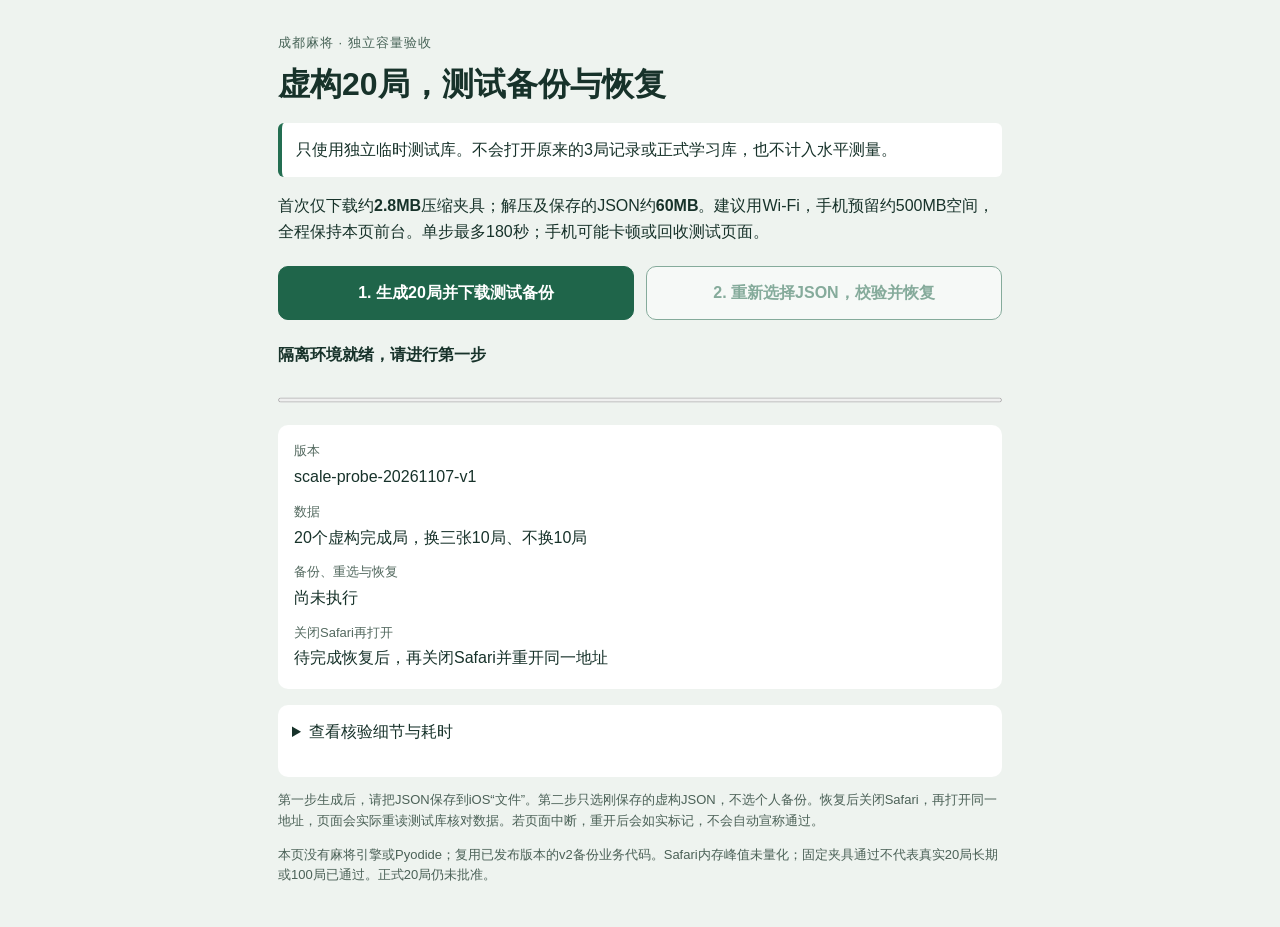
<file: scale-probe-20261107-01/index.html>
<!doctype html>
<html lang="zh-CN"><head><meta charset="utf-8">
<meta name="viewport" content="width=device-width,initial-scale=1,viewport-fit=cover">
<meta http-equiv="Content-Security-Policy" content="default-src 'none'; script-src 'self'; style-src 'self'; connect-src 'self'; img-src 'self'; object-src 'none'; base-uri 'none'; form-action 'none'; worker-src 'none'">
<title>iPhone 20局等量容量验收</title><link rel="stylesheet" href="./probe.css">
<script src="./isolation.js" integrity="sha256-v5DJwNeT1Ro8+t+3TGWNk529qShG1oLRgidzPyXsj5I="></script>
<script src="./study-backup-core.js" integrity="sha256-rGcndFFVfcQTnGeFJW2Z1jK24oMhWS7AWjaxcR9of88="></script>
<script defer src="./probe.js" integrity="sha256-8y2Mx5n93BObf4wPNfhp8UzbKY2IypNyunEhSsRApKA="></script>
</head><body><main>
<p class="eyebrow">成都麻将 · 独立容量验收</p>
<h1>虚构20局，测试备份与恢复</h1>
<p class="notice">只使用独立临时测试库。不会打开原来的3局记录或正式学习库，也不计入水平测量。</p>
<p>首次仅下载约<strong>2.8MB</strong>压缩夹具；解压及保存的JSON约<strong>60MB</strong>。建议用Wi-Fi，手机预留约500MB空间，全程保持本页前台。单步最多180秒；手机可能卡顿或回收测试页面。</p>
<div class="actions">
<button id="generate" disabled>1. 生成20局并下载测试备份</button>
<label class="file-action" id="chooseLabel" for="file" aria-disabled="true">2. 重新选择JSON，校验并恢复</label>
<input id="file" type="file" accept=".json,application/json" disabled aria-label="重新选择刚保存的20局测试JSON">
<a id="download" hidden download="mahjong-synthetic-20-capacity.json">下载虚构备份</a>
</div>
<p id="status" role="status" aria-live="polite">正在检查隔离环境……</p>
<progress id="progress" max="1" value="0" aria-label="当前验收进度"></progress>
<p id="error" role="alert" hidden></p>
<dl id="summary">
<dt>版本</dt><dd>scale-probe-20261107-v1</dd>
<dt>数据</dt><dd>20个虚构完成局，换三张10局、不换10局</dd>
<dt>备份、重选与恢复</dt><dd id="stateSummary">尚未执行</dd>
<dt>关闭Safari再打开</dt><dd id="reopenSummary">待完成恢复后，再关闭Safari并重开同一地址</dd>
</dl>
<details><summary>查看核验细节与耗时</summary><pre id="details">尚无结果</pre></details>
<p class="footnote">第一步生成后，请把JSON保存到iOS“文件”。第二步只选刚保存的虚构JSON，不选个人备份。恢复后关闭Safari，再打开同一地址，页面会实际重读测试库核对数据。若页面中断，重开后会如实标记，不会自动宣称通过。</p>
<p class="footnote">本页没有麻将引擎或Pyodide；复用已发布版本的v2备份业务代码。Safari内存峰值未量化；固定夹具通过不代表真实20局长期或100局已通过。正式20局仍未批准。</p>
</main></body></html>
</file>
<file: scale-probe-20261107-01/probe.css>
*{box-sizing:border-box}html{color-scheme:light}body{margin:0;background:#eef3ef;color:#17322a;font-family:-apple-system,BlinkMacSystemFont,"Segoe UI",sans-serif;font-size:16px;line-height:1.6}main{max-width:760px;margin:auto;padding:max(20px,env(safe-area-inset-top)) max(18px,env(safe-area-inset-right)) max(28px,env(safe-area-inset-bottom)) max(18px,env(safe-area-inset-left))}.eyebrow{font-size:13px;color:#486458;letter-spacing:1px;margin-bottom:5px}h1{font-size:27px;line-height:1.3;margin:10px 0 18px}.notice{background:#fff;border-left:4px solid #236e51;padding:14px;border-radius:6px}.actions{display:grid;gap:12px;margin:22px 0}button,.file-action{font:inherit;font-weight:600;display:flex;align-items:center;justify-content:center;min-height:52px;width:100%;border:1px solid #1f654a;border-radius:10px;background:#1f654a;color:#fff;padding:13px 16px;text-align:center;cursor:pointer;touch-action:manipulation}button:disabled,.file-action[aria-disabled=true]{opacity:.5;cursor:default}.file-action{background:#fff;color:#1f654a}#file{position:absolute;width:1px;height:1px;opacity:.01;overflow:hidden}progress{width:100%;height:10px;accent-color:#236e51}#status{font-weight:600;min-height:26px}#error{background:#fff0ed;color:#912a1b;border:1px solid #e1b2aa;padding:12px;border-radius:8px;overflow-wrap:anywhere}dl{background:#fff;border-radius:10px;padding:16px}dt{color:#53695f;font-size:13px;margin-top:12px}dt:first-child{margin-top:0}dd{margin:2px 0;overflow-wrap:anywhere}details{background:#fff;padding:14px;border-radius:10px}summary{min-height:44px;cursor:pointer}pre{white-space:pre-wrap;font-size:12px;line-height:1.5;overflow-wrap:anywhere}.footnote{font-size:13px;color:#4b6157}@media(min-width:700px){.actions{grid-template-columns:1fr 1fr}h1{font-size:32px}}:focus-visible{outline:3px solid #e4aa24;outline-offset:3px}
</file>
